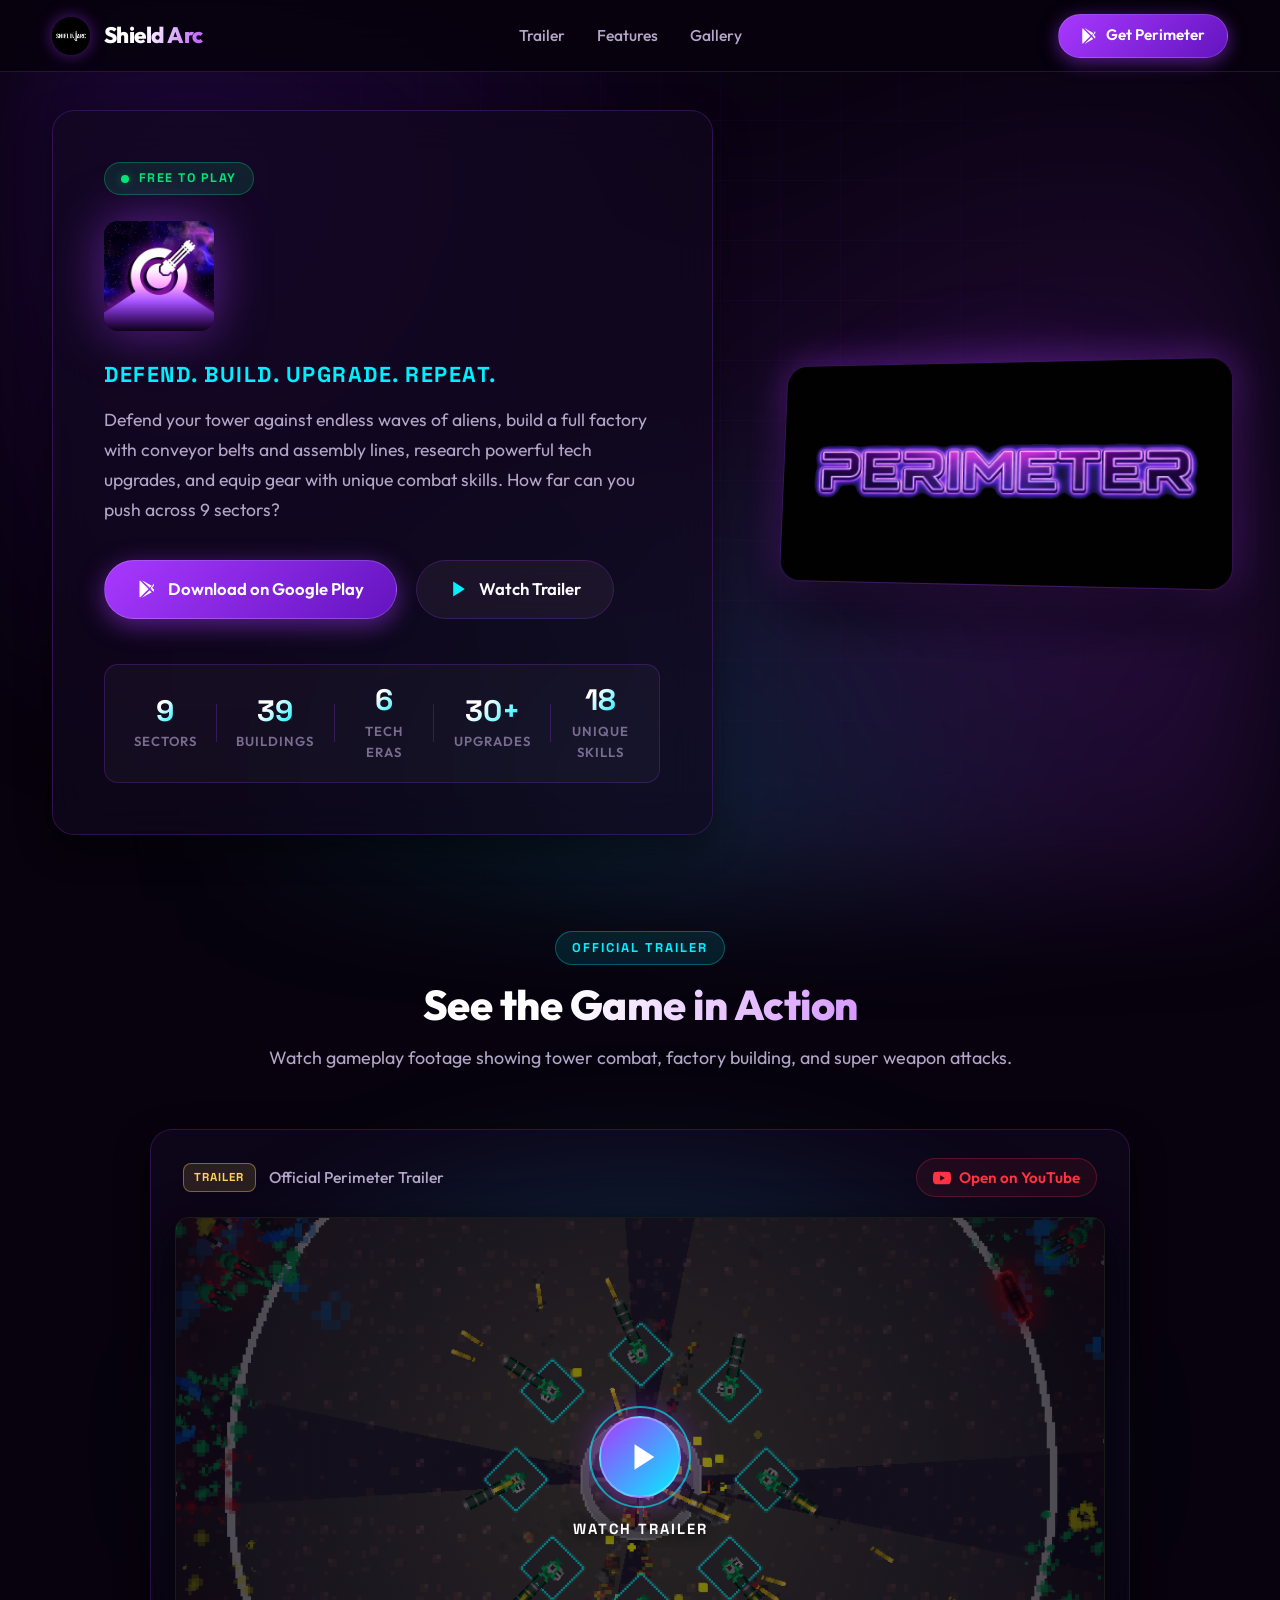
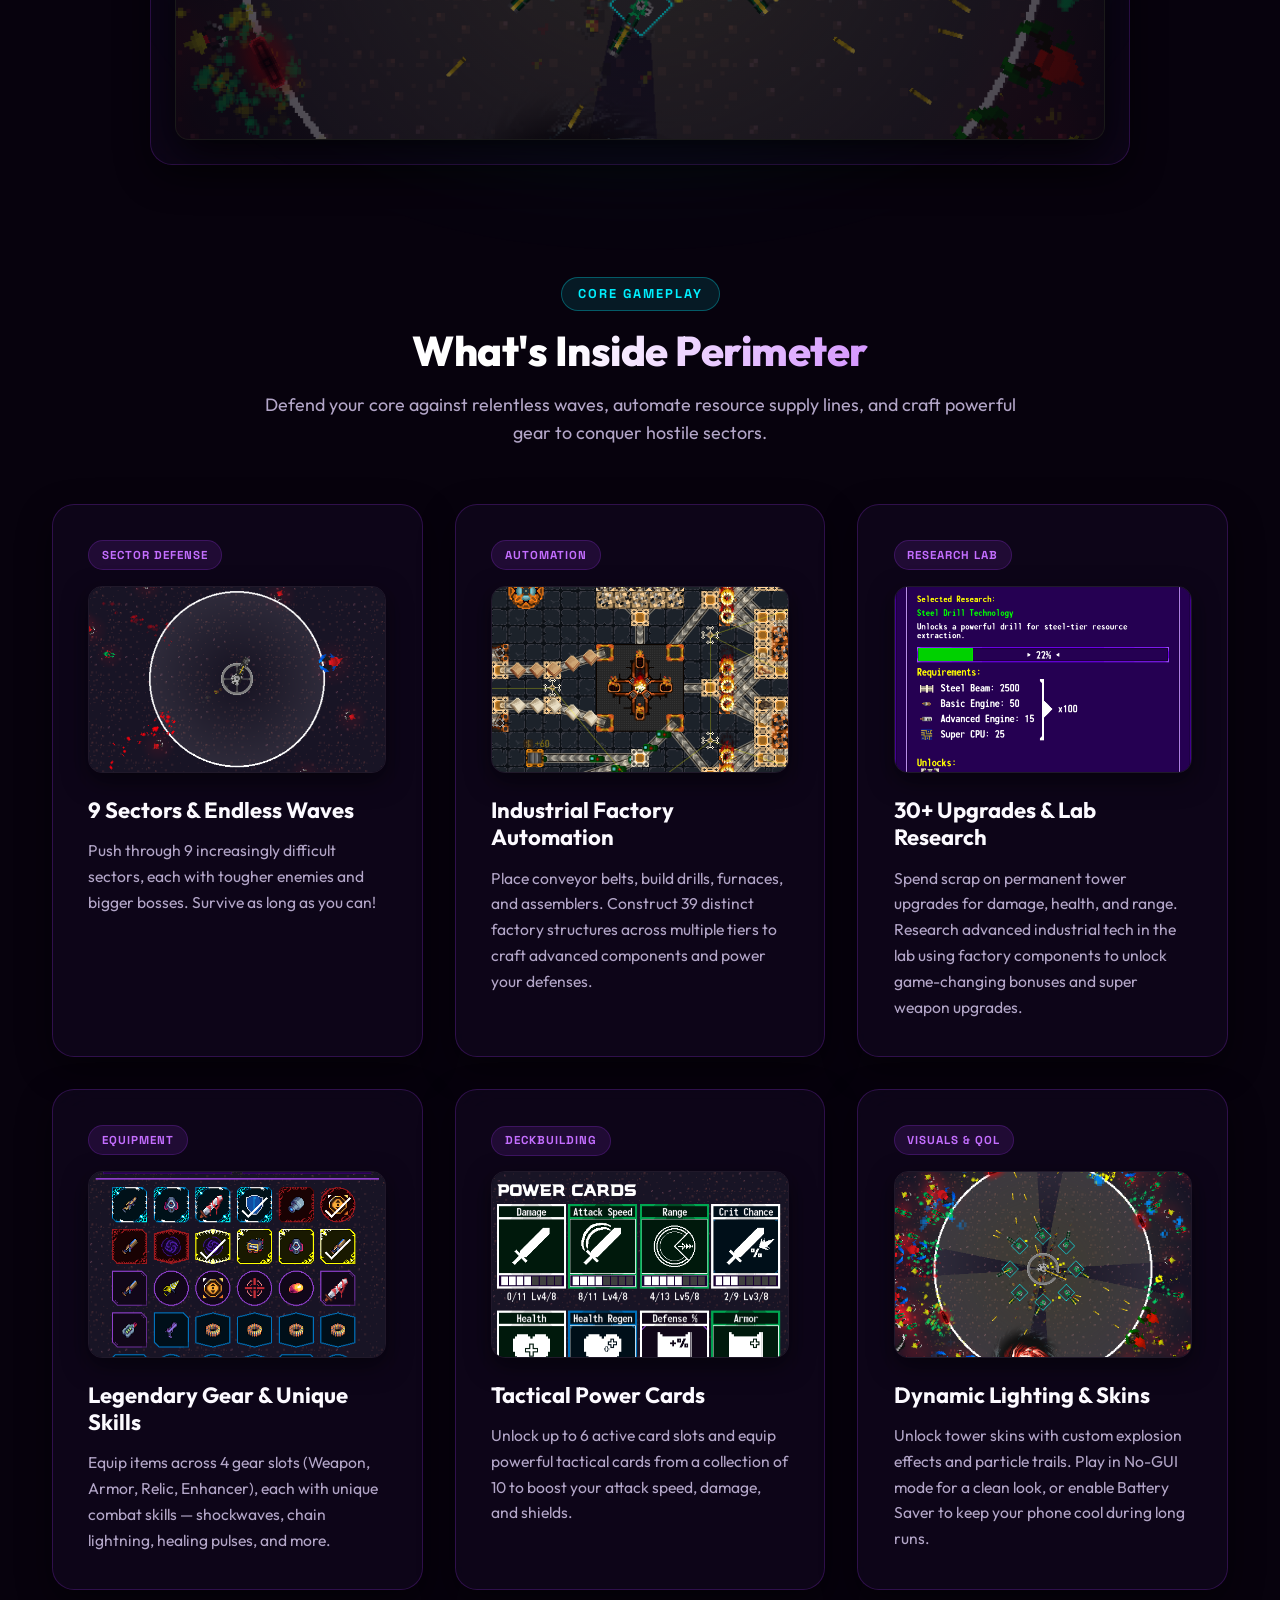
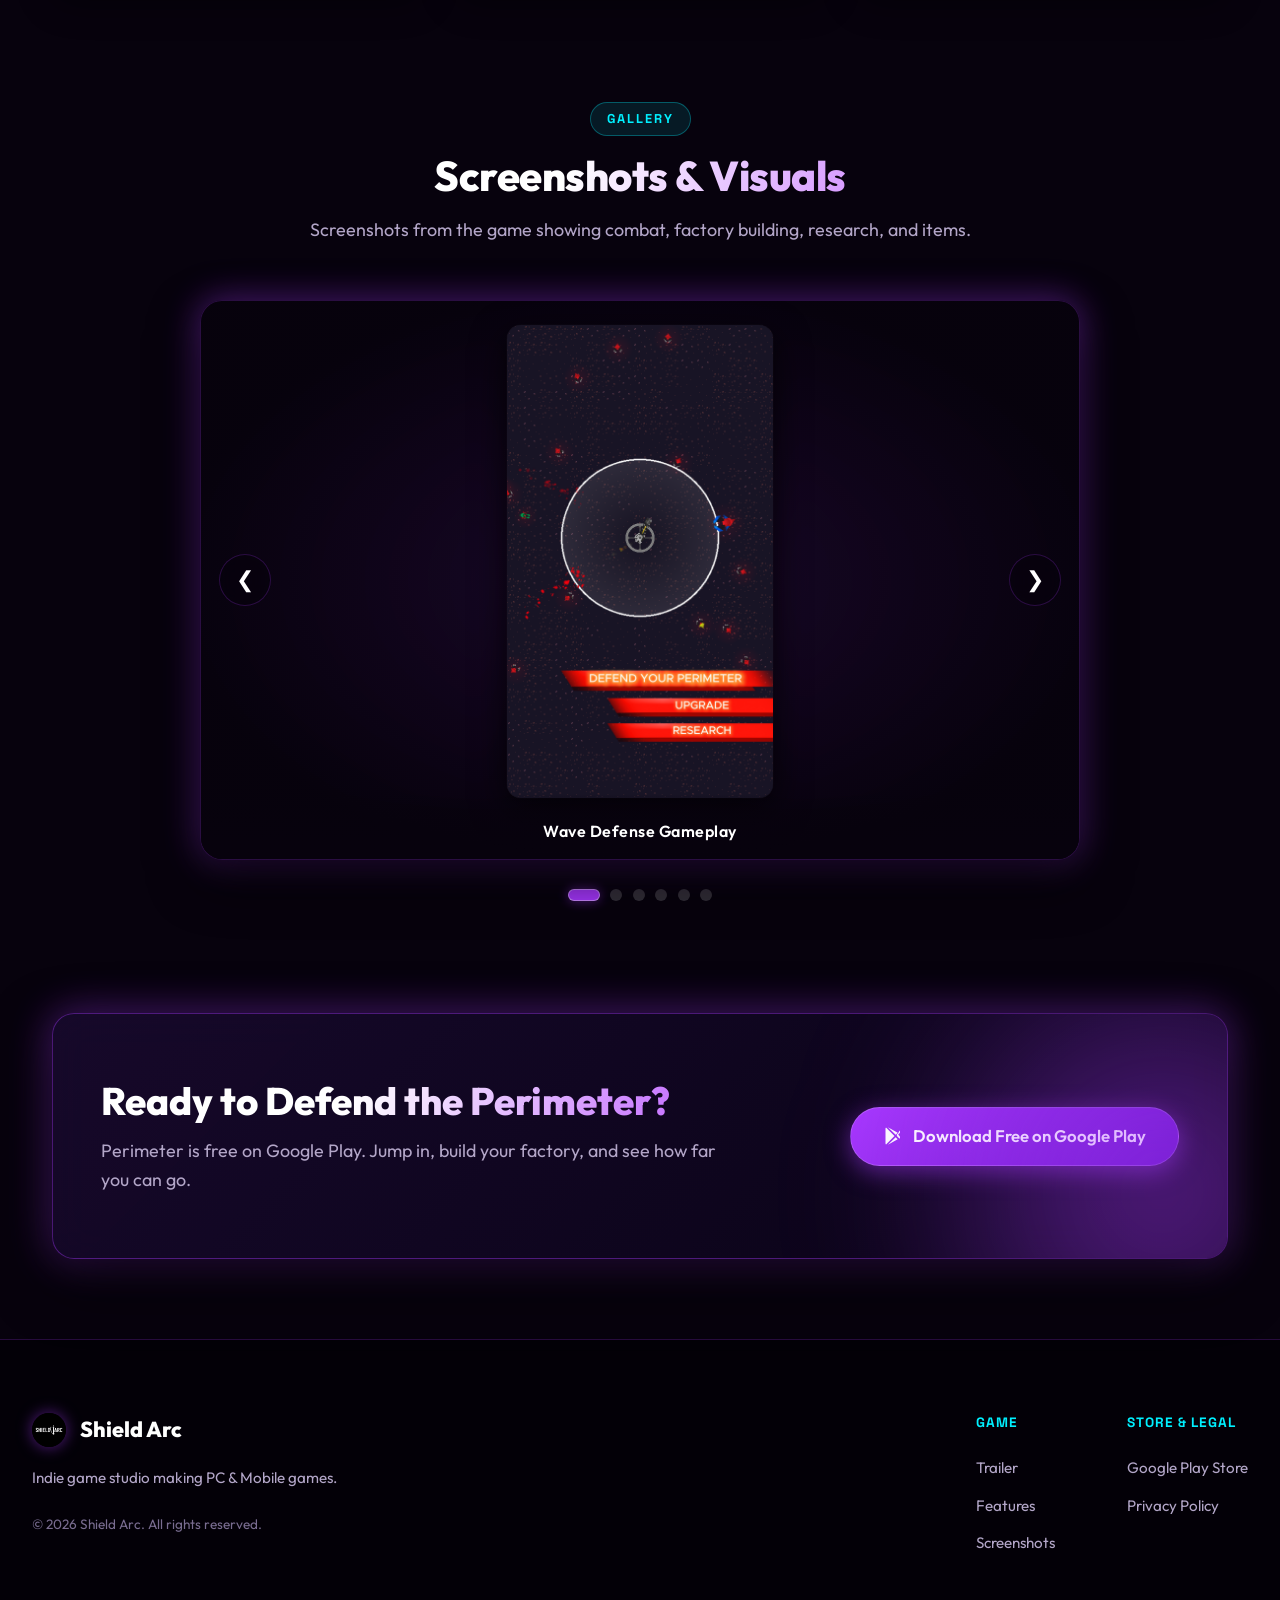
<file: index.html>
<!DOCTYPE html>
<html lang="en">
<head>
    <meta charset="UTF-8">
    <meta name="viewport" content="width=device-width, initial-scale=1.0">
    <title>Perimeter — Tower Defense &amp; Factory Building Game | Shield Arc</title>
    <meta name="description" content="Perimeter is a sci-fi mobile game where you defend your tower against endless alien waves, build automated factories, research new tech, and collect powerful gear. Free on Google Play.">
    <meta name="keywords" content="Perimeter, tower defense, factory automation, sci-fi game, Shield Arc, mobile game, Google Play, Android game, indie game">
    <meta name="theme-color" content="#07020d">

    <!-- Open Graph / Facebook / Discord -->
    <meta property="og:type" content="website">
    <meta property="og:url" content="https://shieldarc.com/">
    <meta property="og:title" content="Perimeter — Tower Defense &amp; Factory Building Game">
    <meta property="og:description" content="Defend your tower against waves of aliens, build conveyor-belt factories, research super weapons, and collect gear with unique skills. Free on Google Play.">
    <meta property="og:image" content="assets/Feature_Graphic_1024x500.png">

    <!-- Twitter -->
    <meta property="twitter:card" content="summary_large_image">
    <meta property="twitter:title" content="Perimeter — Tower Defense &amp; Factory Building Game">
    <meta property="twitter:description" content="Defend your tower against waves of aliens, build conveyor-belt factories, research super weapons, and collect gear with unique skills. Free on Google Play.">
    <meta property="twitter:image" content="assets/Feature_Graphic_1024x500.png">

    <!-- Favicon -->
    <link rel="icon" type="image/png" href="assets/LOGO_512.png">

    <!-- Fonts -->
    <link rel="preconnect" href="https://fonts.googleapis.com">
    <link rel="preconnect" href="https://fonts.gstatic.com" crossorigin>
    <link href="https://fonts.googleapis.com/css2?family=Outfit:wght@300;400;500;600;700;800;900&amp;family=Space+Grotesk:wght@400;600;700&amp;display=swap" rel="stylesheet">

    <!-- Styles -->
    <link rel="stylesheet" href="style.css">
</head>
<body>
    <!-- Ambient Background Effects -->
    <div class="background-animation" aria-hidden="true"></div>
    <div class="grid-overlay" aria-hidden="true"></div>

    <!-- Navigation Bar -->
    <header class="navbar" id="top">
        <div class="nav-content">
            <a href="#top" class="nav-brand">
                <img src="shieldArc1080.png" alt="Shield Arc Logo" class="nav-logo">
                <span class="nav-title">Shield Arc</span>
            </a>

            <nav class="nav-links" id="navLinks" aria-label="Main Navigation">
                <a href="#trailer" class="nav-link">Trailer</a>
                <a href="#features" class="nav-link">Features</a>
                <a href="#gallery" class="nav-link">Gallery</a>
            </nav>

            <div class="nav-actions">
                <a href="https://play.google.com/store/apps/details?id=com.shieldarc.perimeter" class="nav-cta" target="_blank" rel="noopener">
                    <svg class="google-play-icon" viewBox="0 0 24 24" width="18" height="18" fill="currentColor">
                        <path d="M3.609 1.814L13.792 12 3.61 22.186c-.378-.363-.61-.88-.61-1.464V3.278c0-.584.232-1.101.61-1.464zM15.207 13.414l2.428 2.428-11.758 6.72 9.33-9.148zm0-2.828L5.877 1.438l11.758 6.72-2.428 2.428zm1.414 1.414l3.197-3.197c.435-.435.682-1.026.682-1.643s-.247-1.208-.682-1.643L16.621 12l3.197 3.197c.435-.435.682-1.026.682-1.643s-.247-1.208-.682-1.643l-3.197-3.197z"/>
                    </svg>
                    <span>Get Perimeter</span>
                </a>

                <!-- Mobile Menu Button -->
                <button class="mobile-toggle" aria-label="Toggle navigation menu" id="mobileToggle">
                    <span></span>
                    <span></span>
                    <span></span>
                </button>
            </div>
        </div>
    </header>

    <main>
        <!-- Hero Section -->
        <section class="hero">
            <div class="hero-content glass-panel">
                <div class="hero-badge">
                    <span class="badge-dot"></span>
                    <span class="badge-text">FREE TO PLAY</span>
                </div>

                <div class="logo-wrapper">
                    <img src="assets/LOGO_512.png" alt="Perimeter Game Logo" class="hero-game-logo">
                    <h1 class="sr-only">Perimeter</h1>
                </div>

                <p class="game-subtitle">Defend. Build. Upgrade. Repeat.</p>
                
                <p class="game-description">
                    Defend your tower against endless waves of aliens, build a full factory with conveyor belts and assembly lines, research powerful tech upgrades, and equip gear with unique combat skills. How far can you push across 9 sectors?
                </p>

                <div class="hero-actions">
                    <a href="https://play.google.com/store/apps/details?id=com.shieldarc.perimeter" class="btn btn-primary" target="_blank" rel="noopener">
                        <svg class="btn-icon" viewBox="0 0 24 24" width="20" height="20" fill="currentColor">
                            <path d="M3.609 1.814L13.792 12 3.61 22.186c-.378-.363-.61-.88-.61-1.464V3.278c0-.584.232-1.101.61-1.464zM15.207 13.414l2.428 2.428-11.758 6.72 9.33-9.148zm0-2.828L5.877 1.438l11.758 6.72-2.428 2.428zm1.414 1.414l3.197-3.197c.435-.435.682-1.026.682-1.643s-.247-1.208-.682-1.643L16.621 12l3.197 3.197c.435-.435.682-1.026.682-1.643s-.247-1.208-.682-1.643l-3.197-3.197z"/>
                        </svg>
                        <span>Download on Google Play</span>
                    </a>
                    <a href="#trailer" class="btn btn-secondary">
                        <svg class="btn-icon play-icon" viewBox="0 0 24 24" width="20" height="20" fill="currentColor">
                            <polygon points="5 3 19 12 5 21 5 3"/>
                        </svg>
                        <span>Watch Trailer</span>
                    </a>
                </div>

                <!-- Live Game Stat Badges -->
                <div class="hero-stats">
                    <div class="stat-item">
                        <span class="stat-number">9</span>
                        <span class="stat-label">Sectors</span>
                    </div>
                    <div class="stat-divider"></div>
                    <div class="stat-item">
                        <span class="stat-number">39</span>
                        <span class="stat-label">Buildings</span>
                    </div>
                    <div class="stat-divider"></div>
                    <div class="stat-item">
                        <span class="stat-number">6</span>
                        <span class="stat-label">Tech Eras</span>
                    </div>
                    <div class="stat-divider"></div>
                    <div class="stat-item">
                        <span class="stat-number">30+</span>
                        <span class="stat-label">Upgrades</span>
                    </div>
                    <div class="stat-divider"></div>
                    <div class="stat-item">
                        <span class="stat-number">18</span>
                        <span class="stat-label">Unique Skills</span>
                    </div>
                </div>
            </div>

            <div class="hero-image-wrapper">
                <div class="hero-image-glow"></div>
                <img src="assets/perimeter.png" alt="Perimeter Gameplay Banner" class="hero-image">
            </div>
        </section>

        <!-- Official Trailer Section -->
        <section class="trailer-section" id="trailer">
            <div class="section-header">
                <span class="section-tag">OFFICIAL TRAILER</span>
                <h2 class="section-title">See the Game in Action</h2>
                <p class="section-subtitle">Watch gameplay footage showing tower combat, factory building, and super weapon attacks.</p>
            </div>

            <div class="trailer-container glass-panel">
                <div class="video-ambient-glow"></div>
                <div class="trailer-meta">
                    <div class="trailer-info">
                        <span class="trailer-badge">TRAILER</span>
                        <span class="trailer-text">Official Perimeter Trailer</span>
                    </div>
                    <a href="https://www.youtube.com/watch?v=S7LjdiKcKpY" target="_blank" rel="noopener" class="youtube-direct-link">
                        <svg viewBox="0 0 24 24" width="18" height="18" fill="currentColor">
                            <path d="M23.498 6.186a3.016 3.016 0 0 0-2.122-2.136C19.505 3.545 12 3.545 12 3.545s-7.505 0-9.377.505A3.017 3.017 0 0 0 .502 6.186C0 8.07 0 12 0 12s0 3.93.502 5.814a3.016 3.016 0 0 0 2.122 2.136c1.871.505 9.376.505 9.376.505s7.505 0 9.377-.505a3.015 3.015 0 0 0 2.122-2.136C24 15.93 24 12 24 12s0-3.93-.502-5.814zM9.545 15.568V8.432L15.818 12l-6.273 3.568z"/>
                        </svg>
                        <span>Open on YouTube</span>
                    </a>
                </div>
                <div class="video-wrapper" id="videoWrapper">
                    <div class="video-poster" id="videoPoster">
                        <img src="assets/Feature_Graphic_1024x500.png" alt="Perimeter Trailer" class="poster-img" />
                        <div class="poster-overlay">
                            <button class="play-trigger" id="playTrailerBtn" aria-label="Play Perimeter Trailer">
                                <div class="play-icon-box">
                                    <svg viewBox="0 0 24 24" width="34" height="34" fill="currentColor">
                                        <polygon points="6,3 20,12 6,21"></polygon>
                                    </svg>
                                </div>
                                <div class="play-pulse"></div>
                            </button>
                            <span class="play-text">WATCH TRAILER</span>
                        </div>
                    </div>
                    <div id="videoEmbedContainer"></div>
                </div>
            </div>
        </section>

        <!-- Core Gameplay Pillars -->
        <section class="features" id="features">
            <div class="section-header">
                <span class="section-tag">CORE GAMEPLAY</span>
                <h2 class="section-title">What's Inside Perimeter</h2>
                <p class="section-subtitle">Defend your core against relentless waves, automate resource supply lines, and craft powerful gear to conquer hostile sectors.</p>
            </div>

            <div class="feature-grid">
                <!-- Card 1: Sector Defense -->
                <div class="feature-card glass-panel">
                    <div class="feature-card-header">
                        <span class="feature-badge">Sector Defense</span>
                        <div class="feature-img-wrapper">
                            <img src="assets/Game1.png" alt="Sector Combat Gameplay" class="feature-img" loading="lazy" style="object-position: center 42.5%;">
                        </div>
                    </div>
                    <h3>9 Sectors &amp; Endless Waves</h3>
                    <p>Push through 9 increasingly difficult sectors, each with tougher enemies and bigger bosses. Survive as long as you can!</p>
                </div>

                <!-- Card 2: Factory Automation -->
                <div class="feature-card glass-panel">
                    <div class="feature-card-header">
                        <span class="feature-badge">Automation</span>
                        <div class="feature-img-wrapper">
                            <img src="assets/Factory2.png" alt="Industrial Factory Grid" class="feature-img" loading="lazy">
                        </div>
                    </div>
                    <h3>Industrial Factory Automation</h3>
                    <p>Place conveyor belts, build drills, furnaces, and assemblers. Construct 39 distinct factory structures across multiple tiers to craft advanced components and power your defenses.</p>
                </div>

                <!-- Card 3: Deep Tech Tree -->
                <div class="feature-card glass-panel">
                    <div class="feature-card-header">
                        <span class="feature-badge">Research Lab</span>
                        <div class="feature-img-wrapper">
                            <img src="assets/ResearchTree.png" alt="Laboratory Research Tech Tree" class="feature-img" loading="lazy" style="object-position: center 55%;">
                        </div>
                    </div>
                    <h3>30+ Upgrades &amp; Lab Research</h3>
                    <p>Spend scrap on permanent tower upgrades for damage, health, and range. Research advanced industrial tech in the lab using factory components to unlock game-changing bonuses and super weapon upgrades.</p>
                </div>

                <!-- Card 4: Equipment & Recycling -->
                <div class="feature-card glass-panel">
                    <div class="feature-card-header">
                        <span class="feature-badge">Equipment</span>
                        <div class="feature-img-wrapper">
                            <img src="assets/Items.png" alt="Modular Equipment and Gear" class="feature-img" loading="lazy" style="object-position: center 75%;">
                        </div>
                    </div>
                    <h3>Legendary Gear &amp; Unique Skills</h3>
                    <p>Equip items across 4 gear slots (Weapon, Armor, Relic, Enhancer), each with unique combat skills — shockwaves, chain lightning, healing pulses, and more.</p>
                </div>

                <!-- Card 5: Power Cards -->
                <div class="feature-card glass-panel">
                    <div class="feature-card-header">
                        <span class="feature-badge">Deckbuilding</span>
                        <div class="feature-img-wrapper">
                            <img src="assets/PowerCards.png" alt="Tactical Power Cards" class="feature-img" loading="lazy" style="object-position: center 60%;">
                        </div>
                    </div>
                    <h3>Tactical Power Cards</h3>
                    <p>Unlock up to 6 active card slots and equip powerful tactical cards from a collection of 10 to boost your attack speed, damage, and shields.</p>
                </div>

                <!-- Card 6: Cosmetics & Dynamic Lighting -->
                <div class="feature-card glass-panel">
                    <div class="feature-card-header">
                        <span class="feature-badge">Visuals &amp; QoL</span>
                        <div class="feature-img-wrapper">
                            <img src="assets/ScreensScreen_0.png" alt="Tower Skins and Themes" class="feature-img" loading="lazy" style="object-position: center 41%;">
                        </div>
                    </div>
                    <h3>Dynamic Lighting &amp; Skins</h3>
                    <p>Unlock tower skins with custom explosion effects and particle trails. Play in No-GUI mode for a clean look, or enable Battery Saver to keep your phone cool during long runs.</p>
                </div>
            </div>
        </section>

        <!-- Interactive Screenshot Gallery -->
        <section class="gallery" id="gallery">
            <div class="section-header">
                <span class="section-tag">GALLERY</span>
                <h2 class="section-title">Screenshots &amp; Visuals</h2>
                <p class="section-subtitle">Screenshots from the game showing combat, factory building, research, and items.</p>
            </div>

            <div class="carousel-container">
                <button class="carousel-btn prev" aria-label="Previous screenshot" id="prevBtn">&#10094;</button>
                <div class="carousel-track" id="carouselTrack">
                    <div class="carousel-slide">
                        <img src="assets/perimSS1.png" alt="Perimeter Combat Defense Screenshot" class="carousel-img" loading="lazy">
                        <div class="slide-caption">Wave Defense Gameplay</div>
                    </div>
                    <div class="carousel-slide">
                        <img src="assets/perimSS2.png" alt="Upgraded Tower Defense" class="carousel-img" loading="lazy">
                        <div class="slide-caption">Tower &amp; Super Weapons</div>
                    </div>
                    <div class="carousel-slide">
                        <img src="assets/perimSSFactory.png" alt="Conveyor Assembly Logistics" class="carousel-img" loading="lazy">
                        <div class="slide-caption">Factory Building</div>
                    </div>
                    <div class="carousel-slide">
                        <img src="assets/ResearchTree.png" alt="Laboratory Tech Research" class="carousel-img" loading="lazy">
                        <div class="slide-caption">Tech Tree &amp; Lab Research</div>
                    </div>
                    <div class="carousel-slide">
                        <img src="assets/Items.png" alt="Legendary Equipment &amp; Skills" class="carousel-img" loading="lazy">
                        <div class="slide-caption">Equipment &amp; Gear</div>
                    </div>
                    <div class="carousel-slide">
                        <img src="assets/ScreensScreen_0.png" alt="Tower Skins and Holographic Themes" class="carousel-img" loading="lazy">
                        <div class="slide-caption">Tower Skins &amp; Effects</div>
                    </div>
                </div>
                <button class="carousel-btn next" aria-label="Next screenshot" id="nextBtn">&#10095;</button>
            </div>

            <!-- Carousel Dot Indicators -->
            <div class="carousel-dots" id="carouselDots" aria-label="Carousel pagination"></div>
        </section>

        <!-- Download CTA Banner -->
        <section class="download-banner">
            <div class="banner-content glass-panel">
                <div class="banner-text">
                    <h2>Ready to Defend the Perimeter?</h2>
                    <p>Perimeter is free on Google Play. Jump in, build your factory, and see how far you can go.</p>
                </div>
                <div class="banner-actions">
                    <a href="https://play.google.com/store/apps/details?id=com.shieldarc.perimeter" class="btn btn-primary" target="_blank" rel="noopener">
                        <svg class="btn-icon" viewBox="0 0 24 24" width="20" height="20" fill="currentColor">
                            <path d="M3.609 1.814L13.792 12 3.61 22.186c-.378-.363-.61-.88-.61-1.464V3.278c0-.584.232-1.101.61-1.464zM15.207 13.414l2.428 2.428-11.758 6.72 9.33-9.148zm0-2.828L5.877 1.438l11.758 6.72-2.428 2.428zm1.414 1.414l3.197-3.197c.435-.435.682-1.026.682-1.643s-.247-1.208-.682-1.643L16.621 12l3.197 3.197c.435-.435.682-1.026.682-1.643s-.247-1.208-.682-1.643l-3.197-3.197z"/>
                        </svg>
                        <span>Download Free on Google Play</span>
                    </a>
                </div>
            </div>
        </section>
    </main>

    <!-- Footer -->
    <footer>
        <div class="footer-content">
            <div class="footer-brand">
                <div class="footer-logo">
                    <img src="shieldArc1080.png" alt="Shield Arc Studio Logo" class="small-logo">
                    <span class="footer-title">Shield Arc</span>
                </div>
                <p class="footer-tagline">Indie game studio making PC &amp; Mobile games.</p>
                <p class="copyright">&copy; 2026 Shield Arc. All rights reserved.</p>
            </div>

            <div class="footer-nav">
                <div class="footer-col">
                    <span class="footer-heading">Game</span>
                    <a href="#trailer">Trailer</a>
                    <a href="#features">Features</a>
                    <a href="#gallery">Screenshots</a>
                </div>

                <div class="footer-col">
                    <span class="footer-heading">Store &amp; Legal</span>
                    <a href="https://play.google.com/store/apps/details?id=com.shieldarc.perimeter" target="_blank" rel="noopener">Google Play Store</a>
                    <a href="privacy.html">Privacy Policy</a>
                </div>
            </div>
        </div>
    </footer>

    <!-- Modern Scripts -->
    <script src="script.js"></script>
</body>
</html>
</file>
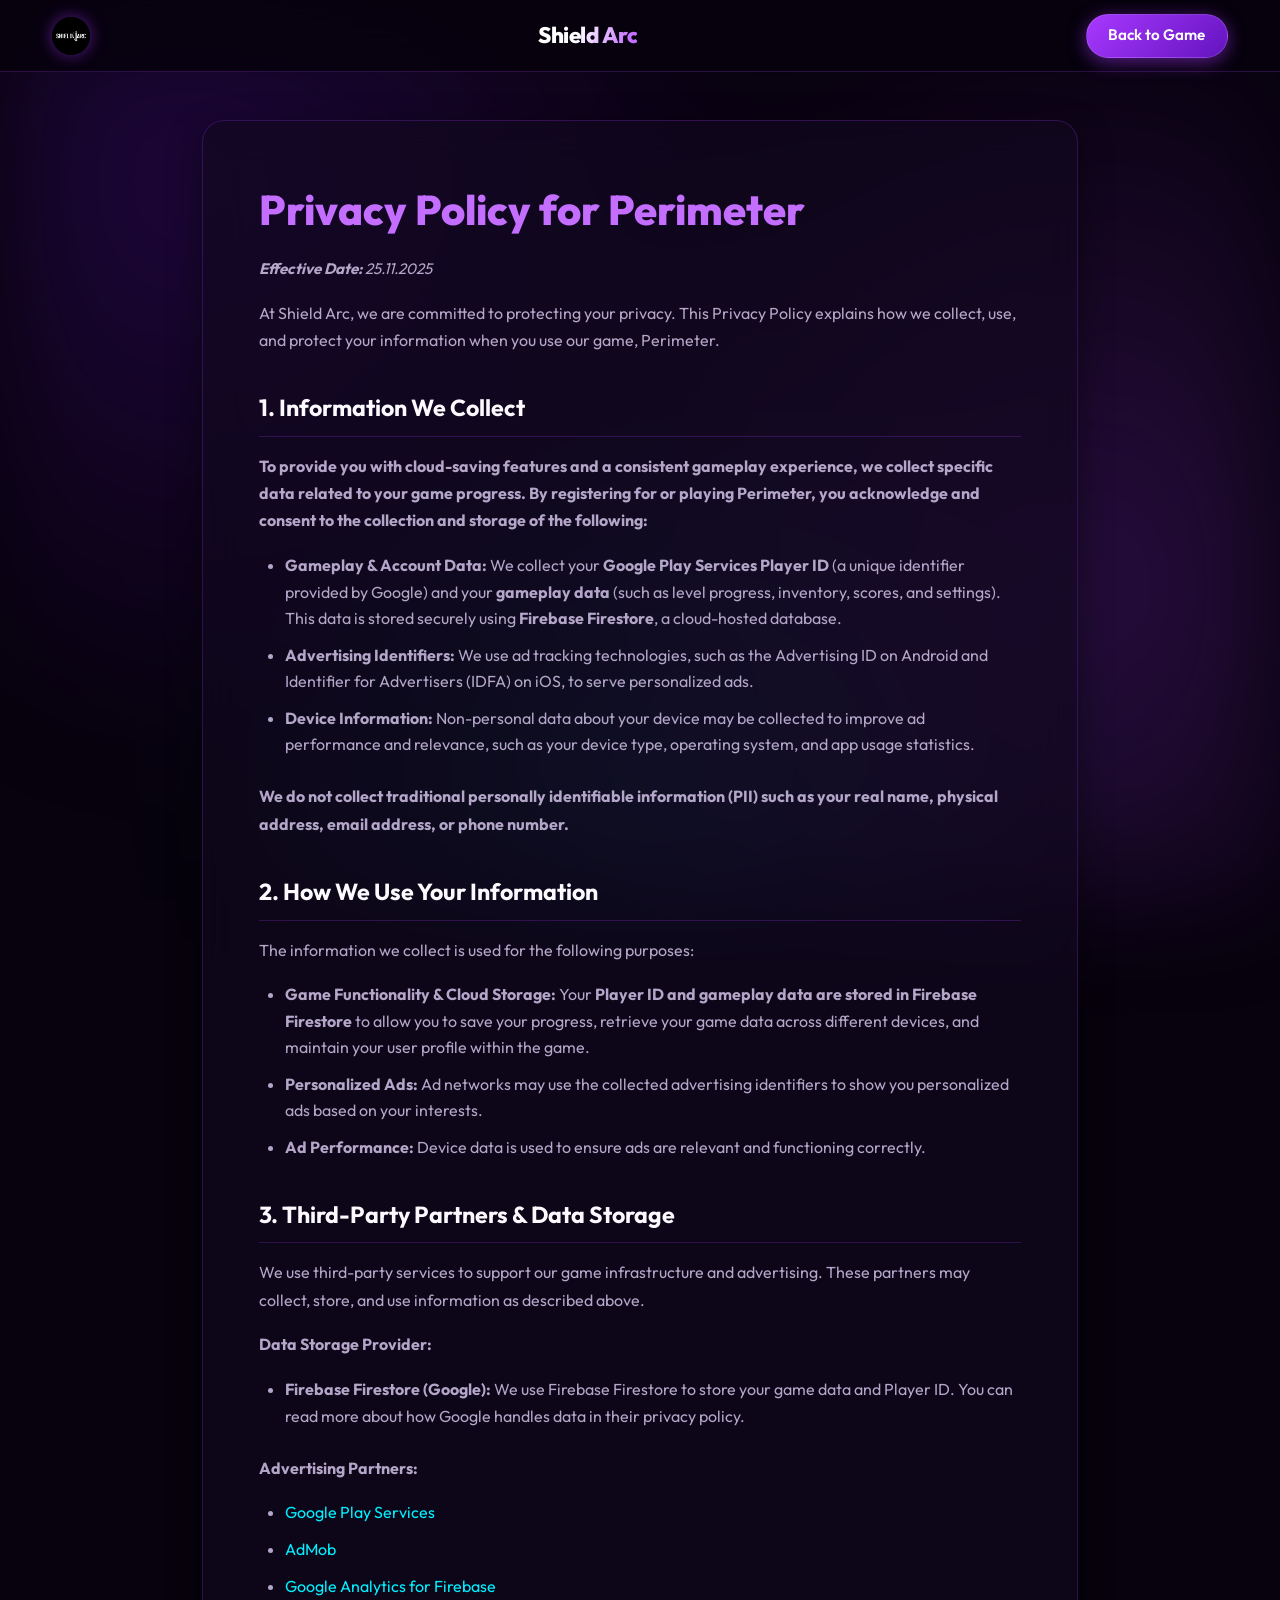
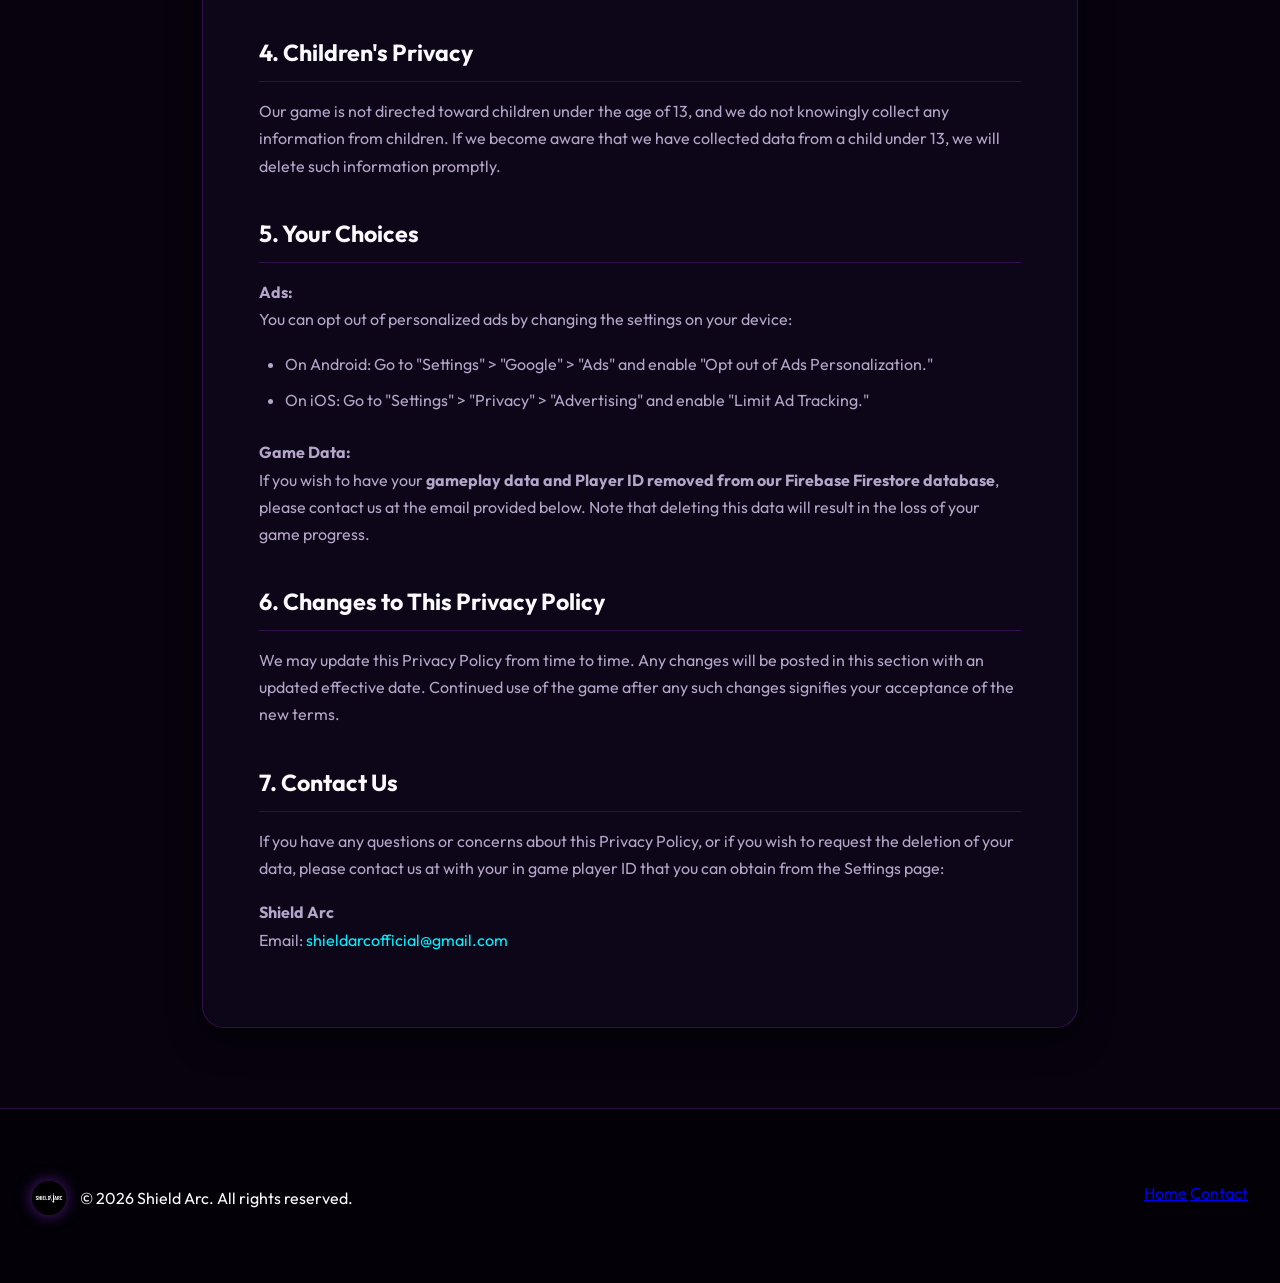
<file: privacy.html>
<!DOCTYPE html>
<html lang="en">
<head>
    <meta charset="UTF-8">
    <meta name="viewport" content="width=device-width, initial-scale=1.0">
    <title>Privacy Policy - Perimeter</title>
    <meta name="description" content="Privacy Policy for Perimeter by Shield Arc.">
    <link rel="stylesheet" href="style.css">
    <link href="https://fonts.googleapis.com/css2?family=Outfit:wght@300;400;600;800&display=swap" rel="stylesheet">
</head>
<body>
    <div class="background-animation"></div>
    <header class="navbar">
        <div class="nav-content">
            <img src="shieldArc1080.png" alt="Shield Arc Logo" class="nav-logo">
            <h1 class="nav-title">Shield Arc</h1>
            <a href="index.html" class="nav-cta">Back to Game</a>
        </div>
    </header>

    <main class="privacy-main">
        <div class="glass-panel privacy-content">
            <h2>Privacy Policy for Perimeter</h2>
            <p class="effective-date"><strong>Effective Date:</strong> 25.11.2025</p>

            <p>At Shield Arc, we are committed to protecting your privacy. This Privacy Policy explains how we collect, use, and protect your information when you use our game, Perimeter.</p>

            <h3>1. Information We Collect</h3>
            <p><strong>To provide you with cloud-saving features and a consistent gameplay experience, we collect specific data related to your game progress. By registering for or playing Perimeter, you acknowledge and consent to the collection and storage of the following:</strong></p>
            <ul>
                <li><strong>Gameplay & Account Data:</strong> We collect your <strong>Google Play Services Player ID</strong> (a unique identifier provided by Google) and your <strong>gameplay data</strong> (such as level progress, inventory, scores, and settings). This data is stored securely using <strong>Firebase Firestore</strong>, a cloud-hosted database.</li>
                <li><strong>Advertising Identifiers:</strong> We use ad tracking technologies, such as the Advertising ID on Android and Identifier for Advertisers (IDFA) on iOS, to serve personalized ads.</li>
                <li><strong>Device Information:</strong> Non-personal data about your device may be collected to improve ad performance and relevance, such as your device type, operating system, and app usage statistics.</li>
            </ul>
            <p><strong>We do not collect traditional personally identifiable information (PII) such as your real name, physical address, email address, or phone number.</strong></p>

            <h3>2. How We Use Your Information</h3>
            <p>The information we collect is used for the following purposes:</p>
            <ul>
                <li><strong>Game Functionality & Cloud Storage:</strong> Your <strong>Player ID and gameplay data are stored in Firebase Firestore</strong> to allow you to save your progress, retrieve your game data across different devices, and maintain your user profile within the game.</li>
                <li><strong>Personalized Ads:</strong> Ad networks may use the collected advertising identifiers to show you personalized ads based on your interests.</li>
                <li><strong>Ad Performance:</strong> Device data is used to ensure ads are relevant and functioning correctly.</li>
            </ul>

            <h3>3. Third-Party Partners & Data Storage</h3>
            <p>We use third-party services to support our game infrastructure and advertising. These partners may collect, store, and use information as described above.</p>
            <p><strong>Data Storage Provider:</strong></p>
            <ul>
                <li><strong>Firebase Firestore (Google):</strong> We use Firebase Firestore to store your game data and Player ID. You can read more about how Google handles data in their privacy policy.</li>
            </ul>
            <p><strong>Advertising Partners:</strong></p>
            <ul>
                <li><a href="https://www.google.com/policies/privacy/" target="_blank">Google Play Services</a></li>
                <li><a href="https://support.google.com/admob/answer/6128543?hl=en" target="_blank">AdMob</a></li>
                <li><a href="https://firebase.google.com/support/privacy" target="_blank">Google Analytics for Firebase</a></li>
            </ul>

            <h3>4. Children's Privacy</h3>
            <p>Our game is not directed toward children under the age of 13, and we do not knowingly collect any information from children. If we become aware that we have collected data from a child under 13, we will delete such information promptly.</p>

            <h3>5. Your Choices</h3>
            <p><strong>Ads:</strong><br>You can opt out of personalized ads by changing the settings on your device:</p>
            <ul>
                <li>On Android: Go to "Settings" > "Google" > "Ads" and enable "Opt out of Ads Personalization."</li>
                <li>On iOS: Go to "Settings" > "Privacy" > "Advertising" and enable "Limit Ad Tracking."</li>
            </ul>
            <p><strong>Game Data:</strong><br>If you wish to have your <strong>gameplay data and Player ID removed from our Firebase Firestore database</strong>, please contact us at the email provided below. Note that deleting this data will result in the loss of your game progress.</p>

            <h3>6. Changes to This Privacy Policy</h3>
            <p>We may update this Privacy Policy from time to time. Any changes will be posted in this section with an updated effective date. Continued use of the game after any such changes signifies your acceptance of the new terms.</p>

            <h3>7. Contact Us</h3>
            <p>If you have any questions or concerns about this Privacy Policy, or if you wish to request the deletion of your data, please contact us at with your in game player ID that you can obtain from the Settings page:</p>
            <p><strong>Shield Arc</strong><br>Email: <a href="mailto:shieldarcofficial@gmail.com">shieldarcofficial@gmail.com</a></p>
        </div>
    </main>

    <footer>
        <div class="footer-content">
            <div class="footer-logo">
                <img src="shieldArc1080.png" alt="Shield Arc" class="small-logo">
                <span>&copy; 2026 Shield Arc. All rights reserved.</span>
            </div>
            <div class="footer-links">
                <a href="index.html">Home</a>
                <a href="mailto:shieldarcofficial@gmail.com">Contact</a>
            </div>
        </div>
    </footer>
    <script src="script.js"></script>
</body>
</html>
</file>
<file: style.css>
/* ==========================================================================
   PERIMETER OFFICIAL WEBSITE - MODERN DARK SCI-FI DESIGN SYSTEM (2026)
   ========================================================================== */

:root {
    /* Color Palette */
    --bg-dark: #07020d;
    --bg-dark-secondary: #0e051a;
    --bg-glass: rgba(18, 8, 32, 0.65);
    --bg-glass-hover: rgba(30, 14, 52, 0.85);
    --bg-card: rgba(15, 6, 26, 0.7);

    /* Accents & Brand */
    --primary: #a838ff;
    --primary-light: #c46eff;
    --primary-glow: rgba(168, 56, 255, 0.5);
    --secondary: #6314bf;
    
    --cyan: #00f0ff;
    --cyan-glow: rgba(0, 240, 255, 0.4);
    
    --accent: #ff007a;
    --accent-glow: rgba(255, 0, 122, 0.45);
    
    --gold: #ffd15c;
    --gold-glow: rgba(255, 209, 92, 0.4);

    --success: #00e676;
    --success-glow: rgba(0, 230, 118, 0.35);

    /* Typography Colors */
    --text-main: #fcfaff;
    --text-muted: #b3a6c8;
    --text-dim: #796c90;

    /* Borders & Glassmorphism */
    --glass-border: rgba(168, 56, 255, 0.22);
    --glass-border-hover: rgba(168, 56, 255, 0.6);
    --cyan-border: rgba(0, 240, 255, 0.3);

    /* Layout & Radii */
    --radius-sm: 8px;
    --radius-md: 14px;
    --radius-lg: 22px;
    --radius-full: 9999px;
    --transition: all 0.3s cubic-bezier(0.16, 1, 0.3, 1);
}

/* Base Reset */
*, *::before, *::after {
    margin: 0;
    padding: 0;
    box-sizing: border-box;
}

html {
    scroll-behavior: smooth;
    scroll-padding-top: 90px;
}

body {
    font-family: 'Outfit', -apple-system, BlinkMacSystemFont, 'Segoe UI', Roboto, sans-serif;
    background-color: var(--bg-dark);
    color: var(--text-main);
    line-height: 1.6;
    overflow-x: hidden;
    position: relative;
    -webkit-font-smoothing: antialiased;
}

/* Background Ambient Lighting & Cyber Grid */
.background-animation {
    position: fixed;
    top: 0;
    left: 0;
    width: 100vw;
    height: 100vh;
    z-index: -2;
    pointer-events: none;
    background: 
        radial-gradient(circle at 15% 20%, rgba(99, 20, 191, 0.25) 0%, transparent 45%),
        radial-gradient(circle at 85% 65%, rgba(168, 56, 255, 0.2) 0%, transparent 50%),
        radial-gradient(circle at 50% 90%, rgba(0, 240, 255, 0.12) 0%, transparent 45%);
    filter: blur(60px);
    animation: nebulaDrift 20s ease-in-out infinite alternate;
}

@keyframes nebulaDrift {
    0% { transform: scale(1) translate(0, 0); }
    50% { transform: scale(1.08) translate(-2%, 2%); }
    100% { transform: scale(1.15) translate(2%, -2%); }
}

.grid-overlay {
    position: fixed;
    top: 0;
    left: 0;
    width: 100vw;
    height: 100vh;
    z-index: -1;
    pointer-events: none;
    background-image: 
        linear-gradient(to right, rgba(168, 56, 255, 0.04) 1px, transparent 1px),
        linear-gradient(to bottom, rgba(168, 56, 255, 0.04) 1px, transparent 1px);
    background-size: 60px 60px;
    mask-image: radial-gradient(circle at 50% 40%, black 20%, transparent 85%);
    -webkit-mask-image: radial-gradient(circle at 50% 40%, black 20%, transparent 85%);
}

/* Glassmorphism Surface Utility */
.glass-panel {
    background: var(--bg-glass);
    backdrop-filter: blur(20px);
    -webkit-backdrop-filter: blur(20px);
    border: 1px solid var(--glass-border);
    border-radius: var(--radius-lg);
    box-shadow: 0 12px 35px 0 rgba(0, 0, 0, 0.45);
    transition: var(--transition);
}

.glass-panel:hover {
    border-color: var(--glass-border-hover);
    box-shadow: 0 16px 45px 0 var(--primary-glow);
}

/* Screen Reader Only Utility */
.sr-only {
    position: absolute;
    width: 1px;
    height: 1px;
    padding: 0;
    margin: -1px;
    overflow: hidden;
    clip: rect(0, 0, 0, 0);
    white-space: nowrap;
    border-width: 0;
}

/* ==========================================================================
   NAVIGATION BAR
   ========================================================================== */

.navbar {
    position: fixed;
    top: 0;
    left: 0;
    width: 100%;
    z-index: 1000;
    background: rgba(7, 2, 13, 0.82);
    backdrop-filter: blur(24px);
    -webkit-backdrop-filter: blur(24px);
    border-bottom: 1px solid var(--glass-border);
    padding: 0.85rem 0;
    transition: var(--transition);
}

.navbar.scrolled {
    background: rgba(7, 2, 13, 0.96);
    box-shadow: 0 8px 30px rgba(0, 0, 0, 0.7);
    border-bottom-color: rgba(168, 56, 255, 0.4);
    padding: 0.65rem 0;
}

.nav-content {
    max-width: 1240px;
    margin: 0 auto;
    padding: 0 2rem;
    display: flex;
    align-items: center;
    justify-content: space-between;
    gap: 1.5rem;
}

.nav-brand {
    display: flex;
    align-items: center;
    gap: 0.85rem;
    text-decoration: none;
}

.nav-logo {
    height: 38px;
    width: 38px;
    border-radius: 50%;
    box-shadow: 0 0 16px var(--primary-glow);
    transition: transform 0.3s ease;
}

.nav-brand:hover .nav-logo {
    transform: rotate(15deg) scale(1.08);
}

.nav-title {
    font-size: 1.4rem;
    font-weight: 800;
    letter-spacing: -0.5px;
    background: linear-gradient(110deg, #ffffff 40%, var(--primary-light) 90%);
    -webkit-background-clip: text;
    -webkit-text-fill-color: transparent;
}

.nav-links {
    display: flex;
    align-items: center;
    gap: 2rem;
}

.nav-link {
    color: var(--text-muted);
    text-decoration: none;
    font-weight: 500;
    font-size: 0.98rem;
    position: relative;
    padding: 0.4rem 0;
    transition: color 0.2s ease;
}

.nav-link::after {
    content: '';
    position: absolute;
    bottom: 0;
    left: 0;
    width: 0;
    height: 2px;
    background: linear-gradient(90deg, var(--primary), var(--cyan));
    transition: width 0.3s cubic-bezier(0.16, 1, 0.3, 1);
    border-radius: 2px;
}

.nav-link:hover, .nav-link.active {
    color: var(--text-main);
}

.nav-link:hover::after, .nav-link.active::after {
    width: 100%;
}

.nav-actions {
    display: flex;
    align-items: center;
    gap: 1rem;
}

.nav-cta {
    display: inline-flex;
    align-items: center;
    gap: 0.5rem;
    background: linear-gradient(135deg, var(--primary) 0%, var(--secondary) 100%);
    color: #ffffff;
    text-decoration: none;
    padding: 0.55rem 1.35rem;
    border-radius: var(--radius-full);
    font-weight: 600;
    font-size: 0.95rem;
    box-shadow: 0 4px 18px var(--primary-glow);
    border: 1px solid rgba(255, 255, 255, 0.15);
    transition: var(--transition);
}

.nav-cta:hover {
    transform: translateY(-2px);
    box-shadow: 0 6px 24px rgba(168, 56, 255, 0.8);
    border-color: rgba(255, 255, 255, 0.3);
}

.google-play-icon {
    flex-shrink: 0;
}

/* Mobile Toggle Hamburger */
.mobile-toggle {
    display: none;
    background: transparent;
    border: none;
    cursor: pointer;
    flex-direction: column;
    justify-content: space-between;
    width: 26px;
    height: 19px;
    padding: 0;
}

.mobile-toggle span {
    display: block;
    width: 100%;
    height: 2.5px;
    background: var(--text-main);
    border-radius: 2px;
    transition: var(--transition);
}

.mobile-toggle.active span:nth-child(1) {
    transform: translateY(8px) rotate(45deg);
}

.mobile-toggle.active span:nth-child(2) {
    opacity: 0;
}

.mobile-toggle.active span:nth-child(3) {
    transform: translateY(-8px) rotate(-45deg);
}

/* ==========================================================================
   BUTTONS & COMMON UI
   ========================================================================== */

.btn {
    display: inline-flex;
    align-items: center;
    justify-content: center;
    gap: 0.65rem;
    padding: 0.95rem 2rem;
    border-radius: var(--radius-full);
    font-weight: 600;
    font-size: 1.05rem;
    text-decoration: none;
    transition: var(--transition);
    cursor: pointer;
    border: 1px solid transparent;
}

.btn-primary {
    background: linear-gradient(135deg, var(--primary) 0%, var(--secondary) 100%);
    color: #ffffff;
    box-shadow: 0 6px 24px var(--primary-glow);
    border-color: rgba(255, 255, 255, 0.18);
}

.btn-primary:hover {
    transform: translateY(-3px) scale(1.02);
    box-shadow: 0 10px 32px rgba(168, 56, 255, 0.7);
    border-color: rgba(255, 255, 255, 0.35);
}

.btn-secondary {
    background: rgba(255, 255, 255, 0.05);
    color: var(--text-main);
    border-color: var(--glass-border);
    backdrop-filter: blur(10px);
}

.btn-secondary:hover {
    background: rgba(168, 56, 255, 0.15);
    border-color: var(--primary);
    transform: translateY(-3px);
    box-shadow: 0 6px 20px rgba(168, 56, 255, 0.3);
}

.play-icon {
    fill: var(--cyan);
}

/* Section Header Shared */
.section-header {
    text-align: center;
    max-width: 760px;
    margin: 0 auto 3.5rem;
}

.section-tag {
    display: inline-block;
    font-family: 'Space Grotesk', sans-serif;
    font-size: 0.8rem;
    font-weight: 700;
    letter-spacing: 2px;
    color: var(--cyan);
    text-transform: uppercase;
    background: rgba(0, 240, 255, 0.1);
    border: 1px solid var(--cyan-border);
    padding: 0.35rem 1rem;
    border-radius: var(--radius-full);
    margin-bottom: 1rem;
}

.section-title {
    font-size: 2.6rem;
    font-weight: 800;
    line-height: 1.15;
    letter-spacing: -0.5px;
    margin-bottom: 1rem;
    background: linear-gradient(110deg, #ffffff 40%, var(--primary-light) 95%);
    -webkit-background-clip: text;
    -webkit-text-fill-color: transparent;
}

.section-subtitle {
    font-size: 1.12rem;
    color: var(--text-muted);
    line-height: 1.6;
}

/* ==========================================================================
   HERO SECTION
   ========================================================================== */

.hero {
    max-width: 1240px;
    margin: 110px auto 5rem;
    padding: 0 2rem;
    display: flex;
    align-items: center;
    gap: 3.5rem;
    min-height: calc(82vh - 110px);
}

.hero-content {
    flex: 1.15;
    padding: 3.2rem;
    position: relative;
    overflow: hidden;
}

.hero-badge {
    display: inline-flex;
    align-items: center;
    gap: 0.6rem;
    background: rgba(0, 230, 118, 0.12);
    border: 1px solid rgba(0, 230, 118, 0.3);
    padding: 0.35rem 1rem;
    border-radius: var(--radius-full);
    margin-bottom: 1.6rem;
}

.badge-dot {
    width: 8px;
    height: 8px;
    background-color: var(--success);
    border-radius: 50%;
    box-shadow: 0 0 10px var(--success-glow);
    animation: blink 2s infinite ease-in-out;
}

@keyframes blink {
    0%, 100% { opacity: 1; }
    50% { opacity: 0.3; }
}

.badge-text {
    font-family: 'Space Grotesk', sans-serif;
    font-size: 0.78rem;
    font-weight: 700;
    color: var(--success);
    letter-spacing: 1.5px;
}

.hero-game-logo {
    max-height: 110px;
    width: auto;
    object-fit: contain;
    margin-bottom: 1.4rem;
    filter: drop-shadow(0 0 25px var(--primary-glow));
    border-radius: var(--radius-md);
}

.game-subtitle {
    font-family: 'Space Grotesk', sans-serif;
    font-size: 1.35rem;
    font-weight: 700;
    color: var(--cyan);
    text-transform: uppercase;
    letter-spacing: 1.5px;
    margin-bottom: 1rem;
    line-height: 1.3;
}

.game-description {
    font-size: 1.1rem;
    color: var(--text-muted);
    margin-bottom: 2.2rem;
    line-height: 1.7;
}

.hero-actions {
    display: flex;
    flex-wrap: wrap;
    gap: 1.2rem;
    margin-bottom: 2.8rem;
}

/* Hero Stat Badges */
.hero-stats {
    display: flex;
    align-items: center;
    background: rgba(255, 255, 255, 0.03);
    border: 1px solid var(--glass-border);
    border-radius: var(--radius-md);
    padding: 1.2rem 1.8rem;
    gap: 1.2rem;
}

.stat-item {
    flex: 1;
    display: flex;
    flex-direction: column;
    align-items: center;
    text-align: center;
}

.stat-number {
    font-family: 'Space Grotesk', sans-serif;
    font-size: 1.85rem;
    font-weight: 700;
    background: linear-gradient(135deg, #ffffff 30%, var(--cyan) 100%);
    -webkit-background-clip: text;
    -webkit-text-fill-color: transparent;
    line-height: 1.1;
}

.stat-label {
    font-size: 0.82rem;
    color: var(--text-dim);
    text-transform: uppercase;
    letter-spacing: 1px;
    margin-top: 0.25rem;
    font-weight: 600;
}

.stat-divider {
    width: 1px;
    height: 38px;
    background: rgba(168, 56, 255, 0.25);
}

/* Hero Image Wrapper with 3D Perspective */
.hero-image-wrapper {
    flex: 0.95;
    display: flex;
    justify-content: center;
    align-items: center;
    position: relative;
    perspective: 1100px;
}

.hero-image-glow {
    position: absolute;
    width: 90%;
    height: 90%;
    background: radial-gradient(circle, var(--primary-glow) 0%, transparent 70%);
    filter: blur(50px);
    z-index: 0;
    opacity: 0.7;
}

.hero-image {
    position: relative;
    z-index: 1;
    width: 100%;
    max-width: 490px;
    border-radius: var(--radius-lg);
    box-shadow: 0 25px 60px rgba(0, 0, 0, 0.75), 0 0 40px var(--primary-glow);
    border: 1px solid var(--glass-border);
    transform: rotateY(-12deg) rotateX(6deg);
    transition: transform 0.6s cubic-bezier(0.16, 1, 0.3, 1), box-shadow 0.6s ease;
}

.hero-image-wrapper:hover .hero-image {
    transform: rotateY(0deg) rotateX(0deg) scale(1.02);
    box-shadow: 0 30px 70px rgba(0, 0, 0, 0.8), 0 0 50px rgba(0, 240, 255, 0.5);
}

/* ==========================================================================
   OFFICIAL TRAILER SECTION
   ========================================================================== */

.trailer-section {
    max-width: 1240px;
    margin: 6rem auto;
    padding: 0 2rem;
}

.trailer-container {
    max-width: 980px;
    margin: 0 auto;
    padding: 1.5rem;
    position: relative;
    border-radius: var(--radius-lg);
}

.video-ambient-glow {
    position: absolute;
    top: 5%;
    left: 5%;
    width: 90%;
    height: 90%;
    background: radial-gradient(ellipse at center, rgba(168, 56, 255, 0.28) 0%, rgba(0, 240, 255, 0.15) 50%, transparent 75%);
    filter: blur(70px);
    z-index: 0;
    pointer-events: none;
}

.video-wrapper {
    position: relative;
    z-index: 1;
    width: 100%;
    aspect-ratio: 16 / 9;
    border-radius: var(--radius-md);
    overflow: hidden;
    background: #000000;
    border: 1px solid rgba(255, 255, 255, 0.1);
    box-shadow: 0 15px 45px rgba(0, 0, 0, 0.8);
}

.video-poster {
    position: absolute;
    inset: 0;
    cursor: pointer;
    overflow: hidden;
    z-index: 2;
    transition: opacity 0.3s ease;
}

.poster-img {
    width: 100%;
    height: 100%;
    object-fit: cover;
    transition: transform 0.6s cubic-bezier(0.16, 1, 0.3, 1);
}

.video-poster:hover .poster-img {
    transform: scale(1.04);
}

.poster-overlay {
    position: absolute;
    inset: 0;
    background: radial-gradient(circle at center, rgba(7, 2, 13, 0.4) 0%, rgba(7, 2, 13, 0.8) 100%);
    display: flex;
    flex-direction: column;
    align-items: center;
    justify-content: center;
    gap: 1.25rem;
    transition: background 0.3s ease;
}

.video-poster:hover .poster-overlay {
    background: radial-gradient(circle at center, rgba(168, 56, 255, 0.25) 0%, rgba(7, 2, 13, 0.85) 100%);
}

.play-trigger {
    position: relative;
    width: 82px;
    height: 82px;
    border-radius: 50%;
    border: 2px solid rgba(255, 255, 255, 0.25);
    background: linear-gradient(135deg, var(--primary) 0%, var(--cyan) 100%);
    color: #ffffff;
    display: flex;
    align-items: center;
    justify-content: center;
    cursor: pointer;
    box-shadow: 0 0 35px rgba(168, 56, 255, 0.7);
    transition: transform 0.35s cubic-bezier(0.34, 1.56, 0.64, 1), box-shadow 0.35s ease;
}

.play-icon-box {
    margin-left: 5px;
    display: flex;
    align-items: center;
    justify-content: center;
}

.play-pulse {
    position: absolute;
    inset: -12px;
    border-radius: 50%;
    border: 2px solid rgba(0, 240, 255, 0.6);
    animation: playPulse 2s infinite ease-out;
    pointer-events: none;
}

@keyframes playPulse {
    0% { transform: scale(0.95); opacity: 1; }
    100% { transform: scale(1.45); opacity: 0; }
}

.video-poster:hover .play-trigger {
    transform: scale(1.12);
    box-shadow: 0 0 50px rgba(0, 240, 255, 0.9);
}

.play-text {
    font-family: 'Space Grotesk', sans-serif;
    font-size: 0.92rem;
    font-weight: 700;
    letter-spacing: 2px;
    color: #ffffff;
    text-shadow: 0 2px 12px rgba(0, 0, 0, 0.9);
}

.video-wrapper iframe {
    position: absolute;
    top: 0;
    left: 0;
    width: 100%;
    height: 100%;
    border: none;
    z-index: 1;
}



.trailer-meta {
    position: relative;
    z-index: 1;
    display: flex;
    align-items: center;
    justify-content: space-between;
    flex-wrap: wrap;
    gap: 1rem;
    margin-bottom: 1.25rem;
    padding: 0.25rem 0.5rem 0;
}

.trailer-info {
    display: flex;
    align-items: center;
    gap: 0.85rem;
}

.trailer-badge {
    font-family: 'Space Grotesk', sans-serif;
    font-size: 0.72rem;
    font-weight: 700;
    color: var(--gold);
    background: rgba(255, 209, 92, 0.12);
    border: 1px solid var(--gold-glow);
    padding: 0.25rem 0.65rem;
    border-radius: var(--radius-sm);
    letter-spacing: 1px;
}

.trailer-text {
    font-size: 0.98rem;
    color: var(--text-muted);
    font-weight: 500;
}

.youtube-direct-link {
    display: inline-flex;
    align-items: center;
    gap: 0.5rem;
    color: #ff3344;
    text-decoration: none;
    font-weight: 600;
    font-size: 0.95rem;
    padding: 0.4rem 1rem;
    border-radius: var(--radius-full);
    background: rgba(255, 51, 68, 0.08);
    border: 1px solid rgba(255, 51, 68, 0.25);
    transition: var(--transition);
}

.youtube-direct-link:hover {
    background: rgba(255, 51, 68, 0.2);
    border-color: rgba(255, 51, 68, 0.6);
    transform: translateY(-2px);
}

/* ==========================================================================
   FEATURES SECTION (6 PILLARS)
   ========================================================================== */

.features {
    max-width: 1240px;
    margin: 7rem auto;
    padding: 0 2rem;
}

.feature-grid {
    display: grid;
    grid-template-columns: repeat(3, 1fr);
    gap: 2rem;
}

.feature-card {
    padding: 2.2rem;
    display: flex;
    flex-direction: column;
    position: relative;
    overflow: hidden;
}

.feature-card::before {
    content: '';
    position: absolute;
    top: 0;
    left: 0;
    right: 0;
    height: 3px;
    background: linear-gradient(90deg, transparent, var(--primary), transparent);
    opacity: 0;
    transition: opacity 0.3s ease;
}

.feature-card:hover::before {
    opacity: 1;
}

.feature-card-header {
    margin-bottom: 1.5rem;
}

.feature-badge {
    display: inline-block;
    font-family: 'Space Grotesk', sans-serif;
    font-size: 0.72rem;
    font-weight: 700;
    letter-spacing: 1px;
    text-transform: uppercase;
    color: var(--primary-light);
    background: rgba(168, 56, 255, 0.12);
    border: 1px solid var(--glass-border);
    padding: 0.3rem 0.8rem;
    border-radius: var(--radius-full);
    margin-bottom: 1rem;
}

.feature-img-wrapper {
    border-radius: var(--radius-md);
    overflow: hidden;
    box-shadow: 0 8px 25px rgba(0, 0, 0, 0.5);
    border: 1px solid rgba(255, 255, 255, 0.08);
    aspect-ratio: 16 / 10;
}

.feature-img {
    width: 100%;
    height: 100%;
    object-fit: cover;
    transition: transform 0.5s cubic-bezier(0.16, 1, 0.3, 1);
}

.feature-card:hover .feature-img {
    transform: scale(1.06);
}

.feature-card h3 {
    font-size: 1.38rem;
    font-weight: 700;
    color: var(--text-main);
    margin-bottom: 0.85rem;
    line-height: 1.25;
}

.feature-card p {
    font-size: 0.98rem;
    color: var(--text-muted);
    line-height: 1.65;
    flex-grow: 1;
}

/* ==========================================================================
   GALLERY / SCREENSHOT CAROUSEL
   ========================================================================== */

.gallery {
    max-width: 1240px;
    margin: 5.5rem auto;
    padding: 0 2rem;
}

.carousel-container {
    position: relative;
    max-width: 880px;
    height: 560px;
    margin: 0 auto;
    border-radius: var(--radius-lg);
    overflow: hidden;
    box-shadow: 0 20px 50px rgba(0, 0, 0, 0.7), 0 0 35px var(--primary-glow);
    border: 1px solid var(--glass-border);
    background: radial-gradient(ellipse at center, rgba(168, 56, 255, 0.12) 0%, rgba(7, 2, 13, 0.96) 75%);
}

.carousel-track {
    display: flex;
    height: 100%;
    transition: transform 0.55s cubic-bezier(0.16, 1, 0.3, 1);
}

.carousel-slide {
    min-width: 100%;
    height: 100%;
    position: relative;
    user-select: none;
    display: flex;
    align-items: center;
    justify-content: center;
    padding: 1.5rem 1rem 3.8rem;
    box-sizing: border-box;
}

.carousel-img {
    height: 100%;
    width: auto;
    max-width: 100%;
    display: block;
    object-fit: contain;
    border-radius: var(--radius-md);
    box-shadow: 0 12px 35px rgba(0, 0, 0, 0.8), 0 0 1px rgba(255, 255, 255, 0.2);
}

.slide-caption {
    position: absolute;
    bottom: 0;
    left: 0;
    right: 0;
    background: linear-gradient(to top, rgba(7, 2, 13, 0.95) 25%, rgba(7, 2, 13, 0.6) 75%, transparent 100%);
    padding: 1.6rem 2rem 0.9rem;
    font-size: 1rem;
    font-weight: 600;
    color: #ffffff;
    text-align: center;
    letter-spacing: 0.5px;
    pointer-events: none;
}

.carousel-btn {
    position: absolute;
    top: 50%;
    transform: translateY(-50%);
    background: rgba(7, 2, 13, 0.65);
    color: #ffffff;
    border: 1px solid var(--glass-border);
    width: 52px;
    height: 52px;
    border-radius: 50%;
    font-size: 1.35rem;
    display: flex;
    align-items: center;
    justify-content: center;
    cursor: pointer;
    z-index: 10;
    transition: var(--transition);
    backdrop-filter: blur(12px);
}

.carousel-btn:hover {
    background: var(--primary);
    border-color: rgba(255, 255, 255, 0.5);
    box-shadow: 0 0 20px var(--primary-glow);
    transform: translateY(-50%) scale(1.1);
}

.carousel-btn.prev {
    left: 18px;
}

.carousel-btn.next {
    right: 18px;
}

.carousel-dots {
    display: flex;
    align-items: center;
    justify-content: center;
    gap: 0.65rem;
    margin-top: 1.8rem;
}

.carousel-dot {
    width: 12px;
    height: 12px;
    border-radius: 50%;
    background: rgba(255, 255, 255, 0.18);
    border: 1px solid transparent;
    cursor: pointer;
    transition: var(--transition);
    padding: 0;
}

.carousel-dot.active {
    width: 32px;
    border-radius: var(--radius-full);
    background: var(--primary);
    border-color: rgba(255, 255, 255, 0.4);
    box-shadow: 0 0 12px var(--primary-glow);
}

/* ==========================================================================
   DOWNLOAD CTA BANNER
   ========================================================================== */

.download-banner {
    max-width: 1240px;
    margin: 7rem auto 4rem;
    padding: 0 2rem;
}

.banner-content {
    padding: 4rem 3rem;
    display: flex;
    align-items: center;
    justify-content: space-between;
    gap: 3rem;
    position: relative;
    overflow: hidden;
    background: linear-gradient(135deg, rgba(25, 10, 48, 0.85) 0%, rgba(10, 3, 22, 0.9) 100%);
    border: 1px solid rgba(168, 56, 255, 0.4);
    box-shadow: 0 20px 60px rgba(0, 0, 0, 0.7), 0 0 40px var(--primary-glow);
}

.banner-content::before {
    content: '';
    position: absolute;
    top: -50%;
    right: -20%;
    width: 600px;
    height: 600px;
    background: radial-gradient(circle, var(--primary-glow) 0%, transparent 70%);
    filter: blur(60px);
    pointer-events: none;
}

.banner-text h2 {
    font-size: 2.4rem;
    font-weight: 800;
    margin-bottom: 0.8rem;
    line-height: 1.2;
    background: linear-gradient(110deg, #ffffff 40%, var(--primary-light) 95%);
    -webkit-background-clip: text;
    -webkit-text-fill-color: transparent;
}

.banner-text p {
    font-size: 1.12rem;
    color: var(--text-muted);
    max-width: 620px;
}

.banner-actions {
    flex-shrink: 0;
}

/* ==========================================================================
   FOOTER
   ========================================================================== */

footer {
    background: rgba(4, 1, 8, 0.96);
    border-top: 1px solid var(--glass-border);
    padding: 4.5rem 2rem 3rem;
    margin-top: 5rem;
}

.footer-content {
    max-width: 1240px;
    margin: 0 auto;
    display: flex;
    justify-content: space-between;
    align-items: flex-start;
    flex-wrap: wrap;
    gap: 3.5rem;
}

.footer-brand {
    max-width: 420px;
}

.footer-logo {
    display: flex;
    align-items: center;
    gap: 0.85rem;
    margin-bottom: 1.2rem;
}

.small-logo {
    width: 34px;
    height: 34px;
    border-radius: 50%;
    box-shadow: 0 0 15px var(--primary-glow);
}

.footer-title {
    font-size: 1.35rem;
    font-weight: 800;
    color: #ffffff;
}

.footer-tagline {
    font-size: 0.95rem;
    color: var(--text-muted);
    line-height: 1.6;
    margin-bottom: 1.5rem;
}

.copyright {
    font-size: 0.85rem;
    color: var(--text-dim);
}

.footer-nav {
    display: flex;
    gap: 4.5rem;
}

.footer-col {
    display: flex;
    flex-direction: column;
    gap: 0.8rem;
}

.footer-heading {
    font-family: 'Space Grotesk', sans-serif;
    font-size: 0.85rem;
    font-weight: 700;
    text-transform: uppercase;
    color: var(--cyan);
    letter-spacing: 1px;
    margin-bottom: 0.6rem;
}

.footer-col a {
    color: var(--text-muted);
    text-decoration: none;
    font-size: 0.95rem;
    transition: color 0.2s ease, transform 0.2s ease;
    display: inline-block;
}

.footer-col a:hover {
    color: #ffffff;
    transform: translateX(3px);
}

/* ==========================================================================
   PRIVACY POLICY PAGE STYLES (BACKWARD-COMPATIBLE)
   ========================================================================== */

.privacy-main {
    max-width: 940px;
    margin: 120px auto 5rem;
    padding: 0 2rem;
}

.privacy-content {
    padding: 3.5rem;
}

.privacy-content h2 {
    font-size: 2.6rem;
    font-weight: 800;
    margin-bottom: 0.8rem;
    color: var(--primary-light);
}

.effective-date {
    color: var(--text-dim);
    margin-bottom: 2.2rem;
    font-size: 0.95rem;
    font-style: italic;
}

.privacy-content h3 {
    font-size: 1.45rem;
    margin: 2.2rem 0 1rem;
    color: var(--text-main);
    border-bottom: 1px solid var(--glass-border);
    padding-bottom: 0.6rem;
}

.privacy-content p {
    margin-bottom: 1.1rem;
    color: var(--text-muted);
    line-height: 1.7;
}

.privacy-content ul {
    margin-bottom: 1.6rem;
    padding-left: 1.6rem;
    color: var(--text-muted);
}

.privacy-content li {
    margin-bottom: 0.65rem;
    line-height: 1.65;
}

.privacy-content a {
    color: var(--cyan);
    text-decoration: none;
    transition: color 0.2s ease;
}

.privacy-content a:hover {
    color: var(--primary-light);
    text-decoration: underline;
}

/* ==========================================================================
   RESPONSIVE DESIGN BREAKPOINTS
   ========================================================================== */

@media (max-width: 1080px) {
    .feature-grid {
        grid-template-columns: repeat(2, 1fr);
    }
    .hero {
        gap: 2.5rem;
    }
    .section-title {
        font-size: 2.2rem;
    }
}

@media (max-width: 900px) {
    .hero {
        flex-direction: column;
        text-align: center;
        margin-top: 100px;
        gap: 3rem;
    }
    .hero-content {
        padding: 2.5rem 1.8rem;
    }
    .hero-actions {
        justify-content: center;
    }
    .hero-image {
        transform: none;
        max-width: 420px;
    }
    .hero-image-wrapper:hover .hero-image {
        transform: scale(1.02);
    }
    .banner-content {
        flex-direction: column;
        text-align: center;
        padding: 3rem 2rem;
        gap: 2rem;
    }
}

@media (max-width: 768px) {
    .carousel-container { height: 490px; }
    .carousel-btn { width: 44px; height: 44px; font-size: 1.15rem; }
    /* Mobile Navigation Drawer */
    .mobile-toggle {
        display: flex;
    }

    .nav-links {
        position: fixed;
        top: 65px;
        left: 0;
        width: 100%;
        background: rgba(7, 2, 13, 0.98);
        backdrop-filter: blur(25px);
        -webkit-backdrop-filter: blur(25px);
        flex-direction: column;
        padding: 2rem 0;
        gap: 1.5rem;
        border-bottom: 1px solid var(--glass-border);
        transform: translateY(-150%);
        transition: transform 0.4s cubic-bezier(0.16, 1, 0.3, 1);
        z-index: 999;
    }

    .nav-links.active {
        transform: translateY(0);
        box-shadow: 0 15px 30px rgba(0, 0, 0, 0.8);
    }

    .feature-grid {
        grid-template-columns: 1fr;
    }

    .hero-stats {
        flex-wrap: wrap;
        padding: 1.2rem;
    }

    .stat-divider {
        display: none;
    }

    .stat-item {
        flex: 1 1 40%;
        margin-bottom: 0.5rem;
    }

    .trailer-meta {
        flex-direction: column;
        align-items: flex-start;
    }

    .footer-content {
        flex-direction: column;
        gap: 2.5rem;
    }

    .footer-nav {
        gap: 2.5rem;
        width: 100%;
        justify-content: space-between;
    }
}

@media (max-width: 480px) {
    .carousel-container { height: 420px; }
    .carousel-slide { padding: 1rem 0.5rem 3.4rem; }
    .carousel-btn { width: 38px; height: 38px; font-size: 1rem; }
    .hero-content {
        padding: 2rem 1.2rem;
    }
    .game-subtitle {
        font-size: 1.15rem;
    }
    .section-title {
        font-size: 1.85rem;
    }
    .btn {
        width: 100%;
    }
    .hero-actions {
        flex-direction: column;
    }
    .nav-cta {
        display: none; /* Keep clean on small mobile header, accessible via menu */
    }
    .privacy-content {
        padding: 2rem 1.2rem;
    }
}
</file>
